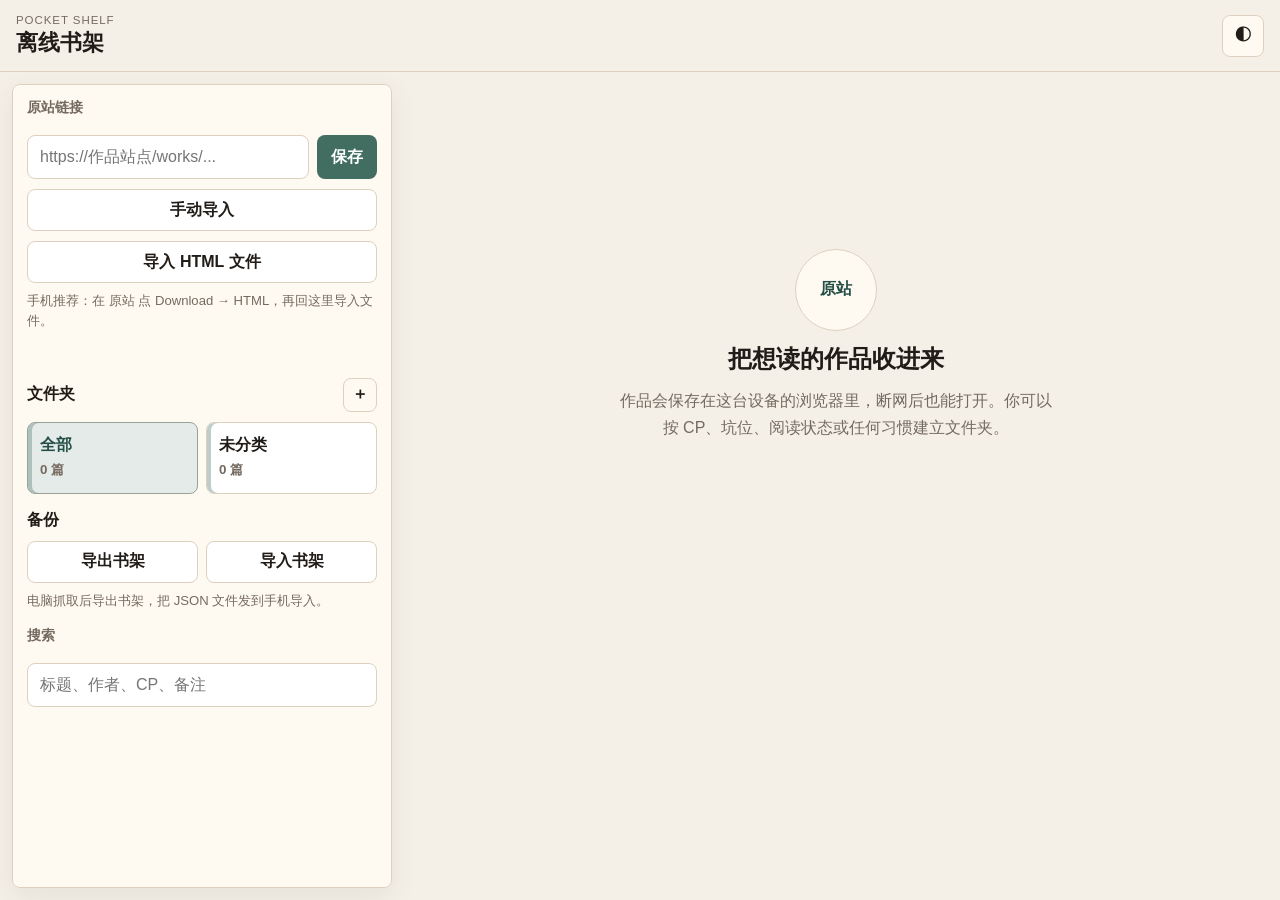
<file: index.html>
﻿<!doctype html>
<html lang="zh-CN">
  <head>
    <meta charset="UTF-8" />
    <meta name="viewport" content="width=device-width, initial-scale=1, viewport-fit=cover" />
    <meta name="theme-color" content="#fbfbfb" />
    <title>离线书架 v10</title>
    <link rel="manifest" href="./manifest.webmanifest" />
    <link rel="icon" href="./icon.svg" type="image/svg+xml" />
    <link rel="stylesheet" href="./styles.css?v=9-soft-ui-20260526" />
  </head>
  <body>
    <div class="app-shell">
      <header class="topbar">
        <div>
          <p class="eyebrow">Pocket Shelf</p>
          <h1>离线书架</h1>
        </div>
        <button class="icon-button" id="themeToggle" title="切换明暗" aria-label="切换明暗">◐</button>
      </header>

      <main class="layout">
        <aside class="panel library-panel" aria-label="书架">
          <form class="import-box" id="importForm">
            <label for="sourceUrl">原站链接</label>
            <div class="url-row">
              <input id="sourceUrl" name="sourceUrl" type="url" placeholder="https://作品站点/works/..." autocomplete="off" />
              <button type="submit">保存</button>
            </div>
            <button class="ghost-button" type="button" id="manualOpen">手动导入</button>
            <label class="file-import">
              <span>导入 HTML 文件</span>
              <input id="htmlFileInput" type="file" accept=".html,.htm,text/html" />
            </label>
            <p class="helper-text">手机推荐：在 原站 点 Download → HTML，再回这里导入文件。</p>
            <p class="status" id="importStatus" role="status"></p>
          </form>

          <section class="folder-tools">
            <div class="section-title">
              <h2>文件夹</h2>
              <button class="tiny-button" id="newFolderButton" title="新建文件夹" aria-label="新建文件夹">＋</button>
            </div>
            <div class="folder-list" id="folderList"></div>
          </section>

          <section class="sync-tools">
            <div class="section-title">
              <h2>备份</h2>
            </div>
            <div class="backup-actions">
              <button class="ghost-button" type="button" id="exportLibraryButton">导出书架</button>
              <label class="file-import compact-file-import">
                <span>导入书架</span>
                <input id="libraryFileInput" type="file" accept=".json,application/json" />
              </label>
            </div>
            <p class="helper-text">电脑抓取后导出书架，把 JSON 文件发到手机导入。</p>
          </section>

          <section class="search-tools">
            <label for="searchInput">搜索</label>
            <input id="searchInput" type="search" placeholder="标题、作者、CP、备注" />
          </section>

          <section class="work-list" id="workList" aria-label="作品列表"></section>
        </aside>

        <article class="reader-panel" id="readerPanel">
          <div class="empty-state" id="emptyState">
            <div class="empty-mark">原站</div>
            <h2>把想读的作品收进来</h2>
            <p>作品会保存在这台设备的浏览器里，断网后也能打开。你可以按 CP、坑位、阅读状态或任何习惯建立文件夹。</p>
          </div>

          <div class="reader hidden" id="reader">
            <div class="reader-actions">
              <button class="ghost-button" id="backToList">书架</button>
              <div>
                <button class="ghost-button square-button" id="fontDecrease" title="缩小字号" aria-label="缩小字号">A-</button>
                <button class="ghost-button square-button" id="fontIncrease" title="放大字号" aria-label="放大字号">A+</button>
                <button class="ghost-button" id="highlightButton">高亮</button>
                <button class="ghost-button" id="editMetaButton">整理</button>
                <button class="danger-button" id="deleteWorkButton">删除</button>
              </div>
            </div>

            <header class="work-header">
              <p id="workFolder" class="work-folder"></p>
              <h2 id="workTitle"></h2>
              <p id="workAuthor"></p>
              <div class="tag-row" id="workTags"></div>
            </header>

            <section class="chapter-strip">
              <button class="ghost-button" id="prevChapter">上一章</button>
              <button class="ghost-button chapter-current" id="openChapterDialog">目录</button>
              <button class="ghost-button" id="nextChapter">下一章</button>
            </section>

            <section class="metadata-block" id="metadataBlock"></section>
            <section class="notes-block">
              <label for="noteInput">我的备注</label>
              <textarea id="noteInput" placeholder="读后感、雷点提醒、名场面、进度……"></textarea>
            </section>
            <section class="summary-block" id="summaryBlock"></section>
            <h3 class="chapter-heading" id="chapterTitle"></h3>
            <section class="work-content userstuff" id="workContent"></section>
          </div>
        </article>
      </main>
    </div>

    <nav class="reading-bar hidden" id="readingBar" aria-label="阅读进度">
      <button class="ghost-button" id="barTocButton">目录</button>
      <input id="progressRange" type="range" min="0" max="1000" value="0" />
      <span id="progressText">0%</span>
      <button class="ghost-button" id="bookmarkButton">书签</button>
    </nav>

    <dialog id="chapterDialog">
      <div class="dialog-card chapter-dialog-card">
        <div class="dialog-head">
          <h2>阅读导航</h2>
          <button class="ghost-button" id="closeChapterDialog">关闭</button>
        </div>
        <p class="chapter-progress" id="chapterProgressText"></p>
        <h3>章节</h3>
        <div class="chapter-list" id="chapterList"></div>
        <h3>书签</h3>
        <div class="bookmark-list" id="bookmarkList"></div>
      </div>
    </dialog>

    <dialog id="folderDialog">
      <form method="dialog" class="dialog-card" id="folderForm">
        <h2>新建文件夹</h2>
        <label for="folderName">名称</label>
        <input id="folderName" required maxlength="40" placeholder="例如：授翻、Steve/Bucky、未读" />
        <menu>
          <button value="cancel" class="ghost-button">取消</button>
          <button value="save">保存</button>
        </menu>
      </form>
    </dialog>

    <dialog id="metaDialog">
      <form method="dialog" class="dialog-card" id="metaForm">
        <h2>整理作品</h2>
        <label for="metaFolder">文件夹</label>
        <select id="metaFolder"></select>
        <label for="metaCustomTags">自定义标签</label>
        <input id="metaCustomTags" placeholder="用逗号分隔，比如 HE, 长篇, 已读" />
        <menu>
          <button value="cancel" class="ghost-button">取消</button>
          <button value="save">保存</button>
        </menu>
      </form>
    </dialog>

    <dialog id="manualDialog">
      <form method="dialog" class="dialog-card manual-card" id="manualForm">
        <h2>手动导入</h2>
        <label for="manualTitle">标题</label>
        <input id="manualTitle" required />
        <label for="manualAuthor">作者</label>
        <input id="manualAuthor" />
        <label for="manualUrl">原链接</label>
        <input id="manualUrl" type="url" />
        <label for="manualContent">正文</label>
        <textarea id="manualContent" required placeholder="如果在线网页不能直接读取原站，可以先把正文粘贴进来。"></textarea>
        <menu>
          <button value="cancel" class="ghost-button">取消</button>
          <button value="save">保存</button>
        </menu>
      </form>
    </dialog>

    <script src="./app.js?v=9-soft-ui-20260526" type="module"></script>
  </body>
</html>
</file>
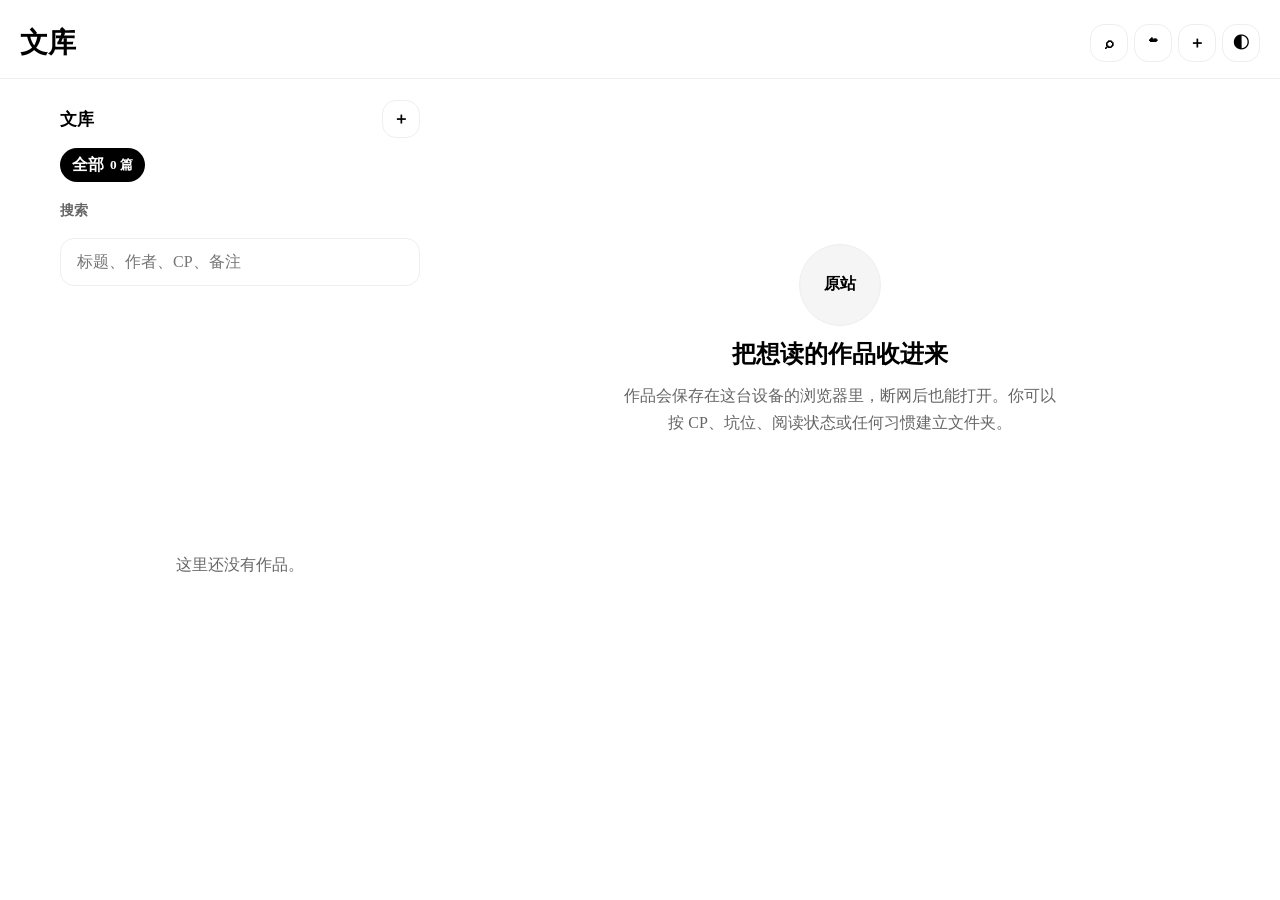
<file: public/index.html>
﻿<!doctype html>
<html lang="zh-CN">
  <head>
    <meta charset="UTF-8" />
    <meta name="viewport" content="width=device-width, initial-scale=1, viewport-fit=cover" />
    <meta name="theme-color" content="#fbfbfb" />
    <title>离线书架</title>
    <link rel="manifest" href="./manifest.webmanifest" />
    <link rel="icon" href="./icon.svg" type="image/svg+xml" />
    <link rel="stylesheet" href="./styles.css?v=43-image-preview-fast-settings-20260531" />
  </head>
  <body>
    <div class="app-shell">
      <header class="topbar">
        <div>
          <p class="eyebrow">私人书架</p>
          <h1>文库</h1>
        </div>
        <div class="top-actions">
          <button class="cloud-mini" id="searchToggleButton" type="button" title="搜索" aria-label="搜索">⌕</button>
          <button class="cloud-mini" id="cloudPanelButton" type="button" title="云端同步" aria-label="云端同步">☁</button>
          <button class="cloud-mini import-mini" id="importDrawerButton" type="button" title="导入作品" aria-label="导入作品">＋</button>
          <button class="icon-button" id="themeToggle" title="切换明暗" aria-label="切换明暗">◐</button>
        </div>
      </header>

      <main class="layout">
        <aside class="panel library-panel" aria-label="书架">
          <form class="import-box import-drawer" id="importForm">
            <label for="sourceUrl">原站链接</label>
            <div class="url-row">
              <input id="sourceUrl" name="sourceUrl" type="url" placeholder="https://作品站点/works/..." autocomplete="off" />
              <button type="submit">保存</button>
            </div>
            <button class="ghost-button" type="button" id="manualOpen">手动导入</button>
            <button class="ghost-button" type="button" id="copyCollectorButton">备用采集</button>
            <label class="file-import">
              <span>导入 HTML / 采集文件</span>
              <input id="htmlFileInput" type="file" accept=".html,.htm,.json,text/html,application/json" />
            </label>
            <p class="helper-text">贴链接会优先自动导入；若原站临时拒绝，会在后台继续重试。</p>
            <p class="status" id="importStatus" role="status"></p>
          </form>

          <section class="folder-tools shelf-directory">
            <div class="section-title">
              <h2>文库</h2>
              <button class="tiny-button" id="newFolderButton" title="新建文件夹" aria-label="新建文件夹">＋</button>
            </div>
            <div class="folder-list" id="folderList"></div>
          </section>

          <section class="sync-tools cloud-section">
            <div class="section-title">
              <h2>私人同步</h2>
            </div>
            <div class="cloud-box">
              <p class="helper-text" id="cloudUser">未连接同步码</p>
              <p class="status" id="cloudStatus">填同一个同步码，手机和电脑就是同一个云端书架。</p>
              <details class="cloud-account-details" id="cloudAccountDetails">
                <summary>同步码</summary>
                <input id="cloudCode" type="text" placeholder="输入同步码，或点生成" autocomplete="off" />
                <input class="hidden" id="cloudEmail" type="email" placeholder="邮箱" autocomplete="email" />
                <input class="hidden" id="cloudPassword" type="password" placeholder="密码，至少 6 位" autocomplete="current-password" />
                <div class="cloud-actions">
                  <button class="ghost-button primary-cloud-action" type="button" id="cloudStartButton">连接同步码</button>
                  <button class="ghost-button" type="button" id="cloudGenerateButton">生成同步码</button>
                  <button class="ghost-button primary-cloud-action hidden" type="button" id="cloudPasswordLoginButton">密码登录</button>
                  <button class="ghost-button hidden" type="button" id="cloudSignupButton">新建账号</button>
                  <button class="ghost-button primary-cloud-action hidden" type="button" id="cloudSetPasswordButton">设置密码</button>
                  <button class="ghost-button subtle-cloud-action" type="button" id="cloudLoginButton">邮件登录（备用）</button>
                  <button class="ghost-button hidden" type="button" id="cloudLogoutButton">断开同步码</button>
                </div>
                <div class="backup-actions">
                  <button class="ghost-button primary-cloud-action" type="button" id="cloudQuickSyncButton" disabled>立即同步</button>
                  <button class="ghost-button" type="button" id="cloudUploadButton" disabled>只上传</button>
                  <button class="ghost-button" type="button" id="cloudDownloadButton" disabled>只下载</button>
                </div>
              </details>
            </div>
          </section>

          <section class="sync-tools backup-section">
            <div class="section-title">
              <h2>备份</h2>
            </div>
            <div class="backup-actions">
              <button class="ghost-button" type="button" id="exportLibraryButton">导出书架</button>
              <label class="file-import compact-file-import">
                <span>导入书架</span>
                <input id="libraryFileInput" type="file" accept=".json,application/json" />
              </label>
            </div>
            <p class="helper-text">电脑抓取后导出书架，把 JSON 文件发到手机导入。</p>
          </section>

          <section class="search-tools">
            <label for="searchInput">搜索</label>
            <input id="searchInput" type="search" placeholder="标题、作者、CP、备注" />
          </section>

          <section class="work-list" id="workList" aria-label="作品列表"></section>
        </aside>

        <article class="reader-panel" id="readerPanel">
          <div class="empty-state" id="emptyState">
            <div class="empty-mark">原站</div>
            <h2>把想读的作品收进来</h2>
            <p>作品会保存在这台设备的浏览器里，断网后也能打开。你可以按 CP、坑位、阅读状态或任何习惯建立文件夹。</p>
          </div>

          <div class="reader hidden" id="reader">
            <div class="reader-actions">
              <button class="ghost-button" id="backToList">书架</button>
              <div>
                <button class="ghost-button square-button" id="fontDecrease" title="缩小字号" aria-label="缩小字号">A-</button>
                <button class="ghost-button square-button" id="fontIncrease" title="放大字号" aria-label="放大字号">A+</button>
                <button class="ghost-button" id="highlightButton">高亮</button>
                <button class="ghost-button" id="editMetaButton">整理</button>
                <button class="danger-button" id="deleteWorkButton">删除</button>
              </div>
            </div>

            <header class="work-header">
              <p id="workFolder" class="work-folder"></p>
              <h2 id="workTitle"></h2>
              <p id="workAuthor"></p>
              <div class="tag-row" id="workTags"></div>
            </header>

            <section class="chapter-strip">
              <button class="ghost-button" id="prevChapter">上一章</button>
              <button class="ghost-button chapter-current" id="openChapterDialog">目录</button>
              <button class="ghost-button" id="nextChapter">下一章</button>
            </section>

            <section class="metadata-block" id="metadataBlock"></section>
            <section class="notes-block">
              <label for="noteInput">我的备注</label>
              <textarea id="noteInput" placeholder="读后感、雷点提醒、名场面、进度……"></textarea>
            </section>
            <section class="summary-block" id="summaryBlock"></section>
            <h3 class="chapter-heading" id="chapterTitle"></h3>
            <section class="work-content userstuff" id="workContent"></section>
          </div>
        </article>
      </main>
    </div>

    <nav class="reading-bar hidden" id="readingBar" aria-label="阅读进度">
      <button class="ghost-button" id="barTocButton">目录</button>
      <input id="progressRange" type="range" min="0" max="1000" value="0" />
      <span id="progressText">0%</span>
      <button class="ghost-button" id="bookmarkButton">书签</button>
    </nav>

    <div class="reader-page-count hidden" id="readerPageCount">1 / 1</div>

    <div class="reader-console hidden" id="readerConsole">
      <div class="reader-console-top">
        <button class="console-text-button" id="consoleBackButton" type="button">‹</button>
      </div>
      <div class="reader-console-bottom">
        <div class="console-progress-row">
          <button class="console-text-button chapter-jump" id="consolePrevChapter" type="button" hidden>‹</button>
          <button class="console-main-pill" id="consoleLibraryButton" type="button">
            <span id="consoleMenuProgress">目录 · 0%</span>
            <b>☰</b>
          </button>
          <button class="console-text-button chapter-jump" id="consoleNextChapter" type="button" hidden>›</button>
        </div>
        <div class="console-action-row">
          <button class="console-icon-button" id="consoleBookmarkPanelButton" type="button" hidden><span>书签与高亮</span><b id="consoleBookmarkCount">0</b></button>
          <button class="console-icon-button" id="consoleSearchButton" type="button" hidden><span>搜索</span><b>⌕</b></button>
          <button class="console-icon-button" id="consoleSettingsButton" type="button"><span>主题与字体</span><b>Aa</b></button>
          <button class="console-icon-button" id="consoleAddBookmarkButton" type="button" hidden><span>加入书签</span><b>♡</b></button>
          <button class="console-icon-button" id="consoleBackgroundButton" type="button" hidden><span>背景</span><b>◐</b></button>
        </div>
      </div>
    </div>

    <div class="selection-toolbar hidden" id="selectionToolbar" aria-label="高亮工具">
      <button class="highlight-dot yellow" type="button" data-highlight-color="yellow" aria-label="淡黄高亮"></button>
      <button class="highlight-dot green" type="button" data-highlight-color="green" aria-label="淡绿高亮"></button>
      <button class="highlight-dot blue" type="button" data-highlight-color="blue" aria-label="淡蓝高亮"></button>
      <button class="highlight-dot pink" type="button" data-highlight-color="pink" aria-label="淡粉高亮"></button>
      <button type="button" data-highlight-action="note">备注</button>
      <button type="button" data-highlight-action="copy">复制</button>
      <button type="button" data-highlight-action="delete">删除</button>
    </div>

    <dialog id="imagePreviewDialog" class="image-preview-dialog">
      <div class="image-preview-card">
        <img id="imagePreview" alt="预览图片" />
        <div class="image-preview-actions">
          <button class="ghost-button" id="downloadPreviewImage" type="button">下载</button>
          <button class="ghost-button" id="closeImagePreview" type="button">关闭</button>
        </div>
      </div>
    </dialog>

    <dialog id="readerSettingsDialog">
      <form method="dialog" class="dialog-card compact-settings">
        <h2>主题与设置</h2>
        <label for="settingsTurnMode">翻页方式</label>
        <select id="settingsTurnMode">
          <option value="tap">点击翻页</option>
          <option value="swipe">滑动翻页</option>
          <option value="both">点击 + 滑动</option>
          <option value="scroll">连续滚动</option>
        </select>
        <div class="stepper-row">
          <span>字号</span>
          <div class="stepper-control">
            <button type="button" data-stepper="font" data-delta="-1">−</button>
            <output id="settingsFontSize">18px</output>
            <button type="button" data-stepper="font" data-delta="1">＋</button>
          </div>
        </div>
        <label>字体</label>
        <div class="font-choice-grid" id="fontChoiceGrid">
          <button type="button" data-font-family="original"><b>Aa</b><span>原站格式</span></button>
          <button type="button" data-font-family="serif"><b>Aa</b><span>书籍宋体</span></button>
          <button type="button" data-font-family="system"><b>Aa</b><span>系统黑体</span></button>
          <button type="button" data-font-family="kaiti"><b>Aa</b><span>楷体</span></button>
          <button type="button" data-font-family="wenkai"><b>Aa</b><span>圆润手写</span></button>
        </div>
        <div class="stepper-row">
          <span>行距</span>
          <div class="stepper-control">
            <button type="button" data-stepper="line" data-delta="-1">−</button>
            <output id="settingsLineHeight">1.8</output>
            <button type="button" data-stepper="line" data-delta="1">＋</button>
          </div>
        </div>
        <div class="stepper-row">
          <span>页边距</span>
          <div class="stepper-control">
            <button type="button" data-stepper="margin" data-delta="-1">−</button>
            <output id="settingsSideMargin">20px</output>
            <button type="button" data-stepper="margin" data-delta="1">＋</button>
          </div>
        </div>
        <label>背景</label>
        <div class="background-grid settings-background-grid">
          <button class="bg-choice" type="button" data-bg="white">纯白</button>
          <button class="bg-choice" type="button" data-bg="light">浅灰</button>
          <button class="bg-choice" type="button" data-bg="medium">中灰</button>
          <button class="bg-choice" type="button" data-bg="darkgray">暗灰</button>
          <button class="bg-choice" type="button" data-bg="black">纯黑</button>
        </div>
        <button class="ghost-button" id="settingsNightButton" type="button">夜间模式</button>
        <menu>
          <button value="close">完成</button>
        </menu>
      </form>
    </dialog>

    <dialog id="backgroundDialog">
      <form method="dialog" class="dialog-card compact-settings">
        <h2>背景</h2>
        <div class="background-grid">
          <button class="bg-choice" type="button" data-bg="white">纯白</button>
          <button class="bg-choice" type="button" data-bg="light">浅灰</button>
          <button class="bg-choice" type="button" data-bg="medium">中灰</button>
          <button class="bg-choice" type="button" data-bg="darkgray">暗灰</button>
          <button class="bg-choice" type="button" data-bg="black">纯黑</button>
        </div>
        <menu>
          <button value="close">完成</button>
        </menu>
      </form>
    </dialog>

    <dialog id="chapterDialog">
      <div class="dialog-card chapter-dialog-card">
        <div class="dialog-head">
          <h2>阅读导航</h2>
          <div class="dialog-actions">
            <button class="ghost-button" id="chapterSettingsButton" type="button">设置</button>
            <button class="ghost-button" id="closeChapterDialog" type="button">关闭</button>
          </div>
        </div>
        <p class="chapter-progress" id="chapterProgressText"></p>
        <section class="chapter-work-info" id="chapterWorkInfo"></section>
        <h3>章节</h3>
        <div class="chapter-list" id="chapterList"></div>
        <h3>书签</h3>
        <div class="bookmark-list" id="bookmarkList"></div>
        <h3>高亮与备注</h3>
        <div class="bookmark-list" id="highlightList"></div>
      </div>
    </dialog>

    <div class="portrait-lock hidden" id="portraitLock">
      <div>请竖屏阅读</div>
      <p>横屏会挡住排版，我先帮你拦住。</p>
    </div>

    <dialog id="folderDialog">
      <form method="dialog" class="dialog-card" id="folderForm">
        <h2>新建文件夹</h2>
        <label for="folderName">名称</label>
        <input id="folderName" required maxlength="40" placeholder="例如：授翻、Steve/Bucky、未读" />
        <menu>
          <button value="cancel" class="ghost-button" formnovalidate>取消</button>
          <button value="save">保存</button>
        </menu>
      </form>
    </dialog>

    <dialog id="metaDialog">
      <form method="dialog" class="dialog-card" id="metaForm">
        <h2>整理作品</h2>
        <label for="metaFolder">文件夹</label>
        <select id="metaFolder"></select>
        <label for="metaCustomTags">自定义标签</label>
        <input id="metaCustomTags" placeholder="用逗号分隔，比如 HE, 长篇, 已读" />
        <menu>
          <button value="cancel" class="ghost-button" formnovalidate>取消</button>
          <button value="save">保存</button>
        </menu>
      </form>
    </dialog>

    <dialog id="workManageDialog">
      <form method="dialog" class="dialog-card manage-card" id="workManageForm">
        <h2 id="manageWorkTitle">整理</h2>
        <label for="manageFolderSelect">文件夹</label>
        <select id="manageFolderSelect"></select>
        <label for="manageTagInput">小 tag</label>
        <div class="mini-tag-row editable-tags" id="manageTagList"></div>
        <div class="inline-action-row">
          <input id="manageTagInput" maxlength="28" placeholder="例如：已读、长篇、HE" />
          <button class="ghost-button" id="manageAddTagButton" type="button">添加</button>
        </div>
        <div class="manage-actions">
          <button class="ghost-button" id="manageDownloadButton" type="button">下载</button>
          <button class="danger-button" id="manageDeleteWorkButton" type="button">删除</button>
        </div>
        <menu>
          <button value="cancel" class="ghost-button" formnovalidate>关闭</button>
        </menu>
      </form>
    </dialog>

    <dialog id="folderManageDialog">
      <form method="dialog" class="dialog-card manage-card" id="folderManageForm">
        <h2 id="manageFolderTitle">文件夹</h2>
        <div class="manage-section">
          <span>位置</span>
          <div class="manage-actions">
            <button class="ghost-button" id="manageFolderLeftButton" type="button">左移</button>
            <button class="ghost-button" id="manageFolderRightButton" type="button">右移</button>
          </div>
        </div>
        <div class="manage-section danger-zone">
          <span>危险操作</span>
          <button class="danger-button" id="manageDeleteFolderButton" type="button">删除文件夹</button>
        </div>
        <menu>
          <button value="cancel" class="ghost-button" formnovalidate>关闭</button>
        </menu>
      </form>
    </dialog>

    <dialog id="manualDialog">
      <form method="dialog" class="dialog-card manual-card" id="manualForm">
        <h2>手动导入</h2>
        <label for="manualTitle">标题</label>
        <input id="manualTitle" required />
        <label for="manualAuthor">作者</label>
        <input id="manualAuthor" />
        <label for="manualUrl">原链接</label>
        <input id="manualUrl" type="url" />
        <label for="manualContent">正文</label>
        <textarea id="manualContent" required placeholder="如果在线网页不能直接读取原站，可以先把正文粘贴进来。"></textarea>
        <menu>
          <button value="cancel" class="ghost-button" formnovalidate>取消</button>
          <button value="save">保存</button>
        </menu>
      </form>
    </dialog>

    <script src="./app.js?v=43-image-preview-fast-settings-20260531" type="module"></script>
  </body>
</html>
</file>
<file: styles.css>
:root {
  color-scheme: light;
  --bg: #f4f0e8;
  --panel: #fffaf1;
  --panel-strong: #fff;
  --text: #211c18;
  --muted: #756a60;
  --line: #ddd0bf;
  --accent: #426d61;
  --accent-strong: #234f47;
  --danger: #a33d35;
  --paper: #fffdf8;
  --shadow: 0 18px 45px rgba(63, 45, 28, 0.12);
  --reader-font-size: 18px;
}

:root.dark {
  color-scheme: dark;
  --bg: #171a1c;
  --panel: #222527;
  --panel-strong: #2a2e31;
  --text: #f5efe7;
  --muted: #b7ada2;
  --line: #3b4145;
  --accent: #85b7a6;
  --accent-strong: #a6d5c5;
  --danger: #e0877e;
  --paper: #24282a;
  --shadow: 0 18px 45px rgba(0, 0, 0, 0.24);
}

* {
  box-sizing: border-box;
}

body {
  margin: 0;
  min-height: 100vh;
  background: var(--bg);
  color: var(--text);
  font-family: -apple-system, BlinkMacSystemFont, "Segoe UI", sans-serif;
}

button,
input,
textarea,
select {
  font: inherit;
}

button {
  min-height: 42px;
  border: 0;
  border-radius: 8px;
  padding: 0 14px;
  background: var(--accent);
  color: white;
  font-weight: 700;
}

button:disabled {
  cursor: not-allowed;
  opacity: 0.45;
}

button:active {
  transform: translateY(1px);
}

input,
textarea,
select {
  width: 100%;
  border: 1px solid var(--line);
  border-radius: 8px;
  background: var(--panel-strong);
  color: var(--text);
  padding: 12px;
}

textarea {
  min-height: 112px;
  resize: vertical;
  line-height: 1.55;
}

label {
  display: block;
  margin-bottom: 8px;
  color: var(--muted);
  font-size: 0.86rem;
  font-weight: 700;
}

.app-shell {
  min-height: 100vh;
  padding: env(safe-area-inset-top) 0 env(safe-area-inset-bottom);
}

.topbar {
  position: sticky;
  top: 0;
  z-index: 20;
  display: flex;
  align-items: center;
  justify-content: space-between;
  padding: 14px 16px;
  border-bottom: 1px solid var(--line);
  background: color-mix(in srgb, var(--bg) 92%, transparent);
  backdrop-filter: blur(16px);
}

.topbar h1 {
  margin: 0;
  font-size: 1.35rem;
}

.eyebrow {
  margin: 0 0 2px;
  color: var(--muted);
  font-size: 0.72rem;
  letter-spacing: 0.08em;
  text-transform: uppercase;
}

.icon-button,
.tiny-button {
  width: 42px;
  padding: 0;
  border: 1px solid var(--line);
  background: var(--panel);
  color: var(--text);
}

.tiny-button {
  width: 34px;
  min-height: 34px;
}

.layout {
  display: grid;
  gap: 12px;
  padding: 12px;
}

.panel {
  background: var(--panel);
  border: 1px solid var(--line);
  border-radius: 8px;
  box-shadow: 0 8px 28px rgba(63, 45, 28, 0.08);
}

.library-panel {
  display: grid;
  gap: 16px;
  padding: 14px;
}

.import-box,
.folder-tools,
.search-tools,
.sync-tools {
  display: grid;
  gap: 10px;
}

.url-row {
  display: grid;
  grid-template-columns: 1fr auto;
  gap: 8px;
}

.ghost-button {
  border: 1px solid var(--line);
  background: var(--panel-strong);
  color: var(--text);
}

.file-import {
  display: grid;
  place-items: center;
  min-height: 42px;
  margin: 0;
  border: 1px solid var(--line);
  border-radius: 8px;
  background: var(--panel-strong);
  color: var(--text);
  font-size: 1rem;
}

.compact-file-import {
  min-height: 42px;
}

.backup-actions {
  display: grid;
  grid-template-columns: 1fr 1fr;
  gap: 8px;
}

.file-import input {
  position: absolute;
  width: 1px;
  height: 1px;
  opacity: 0;
  pointer-events: none;
}

.danger-button {
  border: 1px solid color-mix(in srgb, var(--danger) 55%, var(--line));
  background: transparent;
  color: var(--danger);
}

.status {
  min-height: 20px;
  margin: 0;
  color: var(--muted);
  font-size: 0.88rem;
}

.helper-text {
  margin: -2px 0 0;
  color: var(--muted);
  font-size: 0.82rem;
  line-height: 1.55;
}

.section-title,
.reader-actions {
  display: flex;
  align-items: center;
  justify-content: space-between;
  gap: 12px;
}

.reader-actions {
  position: sticky;
  top: 66px;
  z-index: 10;
  padding: 8px 0;
  background: color-mix(in srgb, var(--bg) 88%, transparent);
  backdrop-filter: blur(14px);
}

.reader-actions > div {
  display: flex;
  flex-wrap: wrap;
  justify-content: flex-end;
  gap: 8px;
}

.square-button {
  min-width: 42px;
  padding: 0 10px;
}

.section-title h2 {
  margin: 0;
  font-size: 1rem;
}

.tag-row {
  display: flex;
  flex-wrap: wrap;
  gap: 8px;
}

.folder-list {
  display: grid;
  grid-template-columns: repeat(2, minmax(0, 1fr));
  gap: 8px;
}

.folder-card,
.tag {
  border: 1px solid var(--line);
  background: var(--panel-strong);
  color: var(--muted);
}

.folder-card {
  display: grid;
  gap: 4px;
  min-height: 72px;
  border-radius: 8px;
  padding: 12px;
  color: var(--text);
  text-align: left;
  box-shadow: inset 4px 0 0 color-mix(in srgb, var(--accent) 34%, transparent);
}

.folder-card span {
  overflow-wrap: anywhere;
  font-weight: 800;
}

.folder-card small {
  color: var(--muted);
}

.tag {
  border-radius: 999px;
  padding: 7px 10px;
  font-size: 0.84rem;
}

.folder-card.active {
  background: color-mix(in srgb, var(--accent) 14%, var(--panel-strong));
  color: var(--accent-strong);
  border-color: color-mix(in srgb, var(--accent) 45%, var(--line));
}

.work-list {
  display: grid;
  gap: 10px;
}

.work-card {
  display: grid;
  gap: 6px;
  width: 100%;
  min-height: 94px;
  border: 1px solid var(--line);
  border-radius: 8px;
  background: var(--paper);
  color: var(--text);
  padding: 12px;
  text-align: left;
}

.work-card.active {
  border-color: var(--accent);
}

.work-card h3,
.work-card p {
  margin: 0;
}

.work-card h3 {
  font-size: 1rem;
  line-height: 1.25;
}

.work-card p {
  color: var(--muted);
  font-size: 0.86rem;
}

.reader-panel {
  min-height: 58vh;
  border-radius: 8px;
}

.empty-state {
  display: grid;
  place-items: center;
  align-content: center;
  gap: 12px;
  min-height: 58vh;
  padding: 34px 22px;
  text-align: center;
  color: var(--muted);
}

.empty-mark {
  display: grid;
  place-items: center;
  width: 82px;
  aspect-ratio: 1;
  border-radius: 50%;
  border: 1px solid var(--line);
  background: var(--panel);
  color: var(--accent-strong);
  font-weight: 800;
}

.empty-state h2,
.work-header h2 {
  margin: 0;
  color: var(--text);
}

.empty-state p {
  max-width: 440px;
  margin: 0;
  line-height: 1.7;
}

.reader {
  display: grid;
  gap: 18px;
  max-width: 780px;
  margin: 0 auto;
  padding: 12px 14px 108px;
}

.hidden {
  display: none !important;
}

.work-header {
  display: grid;
  gap: 8px;
  padding: 14px;
  border-bottom: 1px solid var(--line);
  border-radius: 8px;
  background: var(--paper);
}

.work-header p {
  margin: 0;
  color: var(--muted);
}

.work-folder {
  color: var(--accent-strong) !important;
  font-weight: 800;
}

.chapter-strip {
  display: grid;
  grid-template-columns: 1fr auto 1fr;
  gap: 8px;
}

.chapter-current {
  min-width: 92px;
}

.chapter-heading {
  margin: 4px 0 0;
  font-size: 1.05rem;
  line-height: 1.45;
}

.notes-block,
.summary-block,
.metadata-block {
  display: grid;
  gap: 8px;
  padding: 12px;
  border: 1px solid var(--line);
  border-radius: 8px;
  background: var(--paper);
}

.summary-block:empty,
.metadata-block:empty {
  display: none;
}

.metadata-row {
  display: grid;
  gap: 7px;
}

.metadata-row b {
  color: var(--muted);
  font-size: 0.84rem;
}

.metadata-row div {
  display: flex;
  flex-wrap: wrap;
  gap: 7px;
}

.work-content {
  font-family: Georgia, "Times New Roman", serif;
  font-size: var(--reader-font-size);
  line-height: 1.9;
  padding: 6px 2px 22px;
  color: color-mix(in srgb, var(--text) 94%, var(--muted));
}

.work-content img {
  display: block;
  max-width: 100%;
  height: auto;
  margin: 18px auto;
  border-radius: 8px;
}

.work-content h3,
.work-content h4 {
  font-family: -apple-system, BlinkMacSystemFont, "Segoe UI", sans-serif;
  line-height: 1.35;
}

.work-content p {
  margin: 1em 0;
}

.reader-highlight {
  border-radius: 4px;
  background: color-mix(in srgb, #f2cf63 66%, transparent);
  color: inherit;
  padding: 0 2px;
}

.reading-bar {
  position: fixed;
  right: 12px;
  bottom: max(12px, env(safe-area-inset-bottom));
  left: 12px;
  z-index: 50;
  display: grid;
  grid-template-columns: auto minmax(0, 1fr) 46px auto;
  align-items: center;
  gap: 8px;
  max-width: 820px;
  margin: 0 auto;
  padding: 10px;
  border: 1px solid var(--line);
  border-radius: 10px;
  background: color-mix(in srgb, var(--paper) 94%, transparent);
  box-shadow: var(--shadow);
  backdrop-filter: blur(16px);
}

.reading-bar input {
  padding: 0;
}

.reading-bar span {
  color: var(--muted);
  font-size: 0.84rem;
  text-align: center;
}

.dialog-head {
  display: flex;
  align-items: center;
  justify-content: space-between;
  gap: 12px;
}

.chapter-dialog-card {
  max-height: min(78vh, 720px);
  overflow: auto;
}

.chapter-dialog-card h3 {
  margin: 8px 0 0;
  font-size: 0.96rem;
}

.chapter-progress {
  margin: 0;
  color: var(--muted);
}

.chapter-list,
.bookmark-list {
  display: grid;
  gap: 8px;
}

.chapter-item {
  display: grid;
  gap: 4px;
  width: 100%;
  min-height: 58px;
  border: 1px solid var(--line);
  background: var(--paper);
  color: var(--text);
  padding: 10px;
  text-align: left;
}

.chapter-item.active {
  border-color: var(--accent);
  background: color-mix(in srgb, var(--accent) 12%, var(--panel-strong));
}

.chapter-item span {
  overflow-wrap: anywhere;
  font-weight: 800;
}

.chapter-item small {
  color: var(--muted);
}

dialog {
  width: min(92vw, 520px);
  border: 0;
  border-radius: 8px;
  padding: 0;
  background: var(--panel);
  color: var(--text);
  box-shadow: var(--shadow);
}

dialog::backdrop {
  background: rgba(0, 0, 0, 0.35);
}

.dialog-card {
  display: grid;
  gap: 12px;
  padding: 18px;
}

.dialog-card h2 {
  margin: 0 0 4px;
  font-size: 1.15rem;
}

.dialog-card menu {
  display: flex;
  justify-content: flex-end;
  gap: 10px;
  margin: 8px 0 0;
  padding: 0;
}

.manual-card textarea {
  min-height: 220px;
}

@media (min-width: 880px) {
  .app-shell {
    display: grid;
    grid-template-rows: auto 1fr;
  }

  .layout {
    grid-template-columns: 380px minmax(0, 1fr);
    align-items: start;
    max-width: 1280px;
    width: 100%;
    margin: 0 auto;
  }

  .library-panel {
    position: sticky;
    top: 82px;
    max-height: calc(100vh - 96px);
    overflow: auto;
  }

  .reader-panel {
    min-height: calc(100vh - 96px);
  }
}

@media (max-width: 879px) {
  .topbar {
    padding: 10px 14px;
  }

  .topbar h1 {
    font-size: 1.12rem;
  }

  .layout {
    padding: 10px;
  }

  .reader-actions {
    top: 54px;
  }

  .reader-actions > div {
    gap: 6px;
  }

  .reader-actions button {
    min-height: 38px;
    padding: 0 10px;
  }

  .chapter-strip {
    position: sticky;
    top: 111px;
    z-index: 9;
    padding: 8px 0;
    background: color-mix(in srgb, var(--bg) 90%, transparent);
    backdrop-filter: blur(14px);
  }

  .work-header {
    padding: 12px;
  }

  .work-content {
    height: calc(100vh - 250px);
    min-height: 430px;
    overflow: hidden;
    column-width: calc(100vw - 46px);
    column-gap: 34px;
    padding: 10px 4px 20px;
    touch-action: manipulation;
    user-select: text;
    scroll-behavior: smooth;
  }

  .work-content > * {
    break-inside: avoid;
  }

  .reading-bar {
    right: 8px;
    left: 8px;
    grid-template-columns: auto minmax(0, 1fr) 40px auto;
    padding: 8px;
  }

  .reading-bar.hidden {
    display: none !important;
  }

  body.reading .library-panel {
    display: none;
  }

  body:not(.reading) .reader-panel {
    display: none;
  }
}
</file>
<file: public/styles.css>
﻿:root {
  color-scheme: light;
  --bg: #fbfbfb;
  --panel: #ffffff;
  --panel-strong: #ffffff;
  --text: #222222;
  --muted: #9a9a9a;
  --line: #eeeeee;
  --accent: #202020;
  --accent-strong: #111111;
  --danger: #9d3b3b;
  --paper: #ffffff;
  --soft: #f6f6f6;
  --reader-bg: #ffffff;
  --reader-ink: #333333;
  --shadow: 0 18px 42px rgba(0, 0, 0, 0.055);
  --reader-font-size: 18px;
  --reader-font-family: "Songti SC", "STSong", "Noto Serif CJK SC", "Source Han Serif SC", "SimSun", Georgia, serif;
  --reader-line-height: 1.8;
  --reader-side-margin: 34px;
}

:root.dark {
  color-scheme: dark;
  --bg: #000;
  --panel: #050505;
  --panel-strong: #080808;
  --text: #6f6a62;
  --muted: #4d4943;
  --line: #161616;
  --accent: #8a8479;
  --accent-strong: #a39b8e;
  --danger: #e0877e;
  --paper: #000;
  --soft: #060606;
  --reader-bg: #000;
  --reader-ink: #6f6a62;
  --shadow: none;
}

:root.reader-bg-paper {
  --reader-bg: #f7f2e8;
  --reader-ink: #342f29;
}

:root.reader-bg-green {
  --reader-bg: #edf4ea;
  --reader-ink: #273228;
}

:root.reader-bg-gray {
  --reader-bg: #f0f0ee;
  --reader-ink: #303030;
}

:root.reader-bg-dark {
  --reader-bg: #000;
  --reader-ink: #6f6a62;
}

* {
  box-sizing: border-box;
}

body {
  margin: 0;
  min-height: 100vh;
  background: var(--bg);
  color: var(--text);
  font-family: "Songti SC", "SimSun", "Noto Serif CJK SC", serif;
  letter-spacing: 0;
}

button,
input,
textarea,
select {
  font: inherit;
}

button {
  min-height: 46px;
  border: 0;
  border-radius: 999px;
  padding: 0 18px;
  background: var(--accent);
  color: white;
  font-weight: 700;
  box-shadow: 0 10px 24px rgba(0, 0, 0, 0.08);
}

button:disabled {
  cursor: not-allowed;
  opacity: 0.45;
}

button:active {
  transform: translateY(1px);
}

input,
textarea,
select {
  width: 100%;
  border: 1px solid var(--line);
  border-radius: 18px;
  background: var(--panel-strong);
  color: var(--text);
  padding: 14px 16px;
}

textarea {
  min-height: 112px;
  resize: vertical;
  line-height: 1.55;
}

label {
  display: block;
  margin-bottom: 8px;
  color: var(--muted);
  font-size: 0.86rem;
  font-weight: 700;
}

.app-shell {
  min-height: 100vh;
  padding: env(safe-area-inset-top) 0 env(safe-area-inset-bottom);
}

.topbar {
  position: sticky;
  top: 0;
  z-index: 20;
  display: flex;
  align-items: center;
  justify-content: space-between;
  padding: 18px 22px 14px;
  border-bottom: 1px solid var(--line);
  background: color-mix(in srgb, var(--bg) 95%, transparent);
  backdrop-filter: blur(16px);
}

.topbar h1 {
  margin: 0;
  font-size: 1.15rem;
  line-height: 1.12;
  font-weight: 850;
}

.eyebrow {
  margin: 0 0 2px;
  color: var(--muted);
  font-size: 0.72rem;
  letter-spacing: 0;
  text-transform: none;
}

.icon-button,
.tiny-button {
  width: 48px;
  padding: 0;
  border: 1px solid var(--line);
  background: var(--panel);
  color: var(--text);
  border-radius: 18px;
  box-shadow: var(--shadow);
}

.top-actions {
  display: flex;
  align-items: center;
  gap: 8px;
}

.cloud-mini {
  min-height: 34px;
  min-width: 34px;
  padding: 0 8px;
  border: 0;
  background: transparent;
  box-shadow: none;
  color: color-mix(in srgb, var(--muted) 75%, transparent);
  font-size: 0.8rem;
}

.import-mini {
  border: 1px solid var(--line);
  border-radius: 50%;
  background: color-mix(in srgb, var(--panel) 86%, transparent);
  color: var(--text);
  font-size: 1rem;
}

.tiny-button {
  width: 38px;
  min-height: 38px;
  border-radius: 15px;
}

.layout {
  display: grid;
  gap: 12px;
  padding: 12px;
}

.panel {
  background: var(--panel);
  border: 1px solid var(--line);
  border-radius: 28px;
  box-shadow: var(--shadow);
}

.library-panel {
  display: grid;
  gap: 22px;
  padding: 20px;
  scrollbar-color: #d8d8d8 transparent;
  scrollbar-width: thin;
}

.import-drawer {
  position: fixed;
  top: 64px;
  right: 14px;
  left: auto;
  z-index: 70;
  width: min(420px, calc(100vw - 28px));
  margin: 0;
  padding: 18px;
  border: 1px solid color-mix(in srgb, var(--line) 70%, transparent);
  border-radius: 28px;
  background: color-mix(in srgb, var(--paper) 88%, transparent);
  box-shadow: var(--shadow);
  backdrop-filter: blur(18px);
  transform: translateY(-8px);
  opacity: 0;
  pointer-events: none;
  transition: opacity 180ms ease, transform 180ms ease;
}

body.import-open .import-drawer {
  transform: translateY(0);
  opacity: 1;
  pointer-events: auto;
}

.backup-section {
  display: none;
}

.cloud-section {
  position: fixed;
  top: 70px;
  right: 14px;
  z-index: 72;
  width: min(360px, calc(100vw - 28px));
  max-height: calc(100dvh - 92px);
  overflow: auto;
  transform: translateY(-8px);
  opacity: 0;
  pointer-events: none;
  transition: opacity 180ms ease, transform 180ms ease;
}

body.cloud-open .cloud-section {
  transform: translateY(0);
  opacity: 1;
  pointer-events: auto;
}

.backup-section {
  display: none !important;
}

.library-panel::-webkit-scrollbar {
  width: 6px;
}

.library-panel::-webkit-scrollbar-thumb {
  background: #d8d8d8;
  border-radius: 999px;
}

.import-box,
.folder-tools,
.search-tools,
.sync-tools {
  display: grid;
  gap: 10px;
}

.url-row {
  display: grid;
  grid-template-columns: 1fr auto;
  gap: 8px;
}

.ghost-button {
  border: 1px solid var(--line);
  background: var(--panel-strong);
  color: var(--text);
  box-shadow: none;
}

.file-import {
  display: grid;
  place-items: center;
  min-height: 48px;
  margin: 0;
  border: 1px solid var(--line);
  border-radius: 999px;
  background: var(--panel-strong);
  color: var(--text);
  font-size: 1rem;
  font-weight: 800;
}

.compact-file-import {
  min-height: 42px;
}

.backup-actions {
  display: grid;
  grid-template-columns: 1fr 1fr;
  gap: 8px;
}

.cloud-box {
  display: grid;
  gap: 10px;
  padding: 14px;
  border: 1px solid var(--line);
  border-radius: 24px;
  background: color-mix(in srgb, var(--paper) 94%, transparent);
  box-shadow: 0 18px 54px rgba(0, 0, 0, 0.12);
  backdrop-filter: blur(20px);
}

.cloud-box input {
  width: 100%;
  box-sizing: border-box;
}

.cloud-account-details {
  display: grid;
  gap: 10px;
}

.cloud-account-details[open] {
  padding-top: 4px;
}

.cloud-account-details summary {
  cursor: pointer;
  color: var(--muted);
  font-size: 0.88rem;
  list-style: none;
}

.cloud-account-details summary::-webkit-details-marker {
  display: none;
}

.cloud-account-details summary::after {
  content: "›";
  display: inline-block;
  margin-left: 6px;
  transform: rotate(90deg);
}

.cloud-account-details:not([open]) summary::after {
  transform: rotate(0deg);
}

.cloud-actions {
  display: grid;
  grid-template-columns: 1fr;
  gap: 8px;
  margin-top: 10px;
}

.cloud-actions .hidden {
  display: none;
}

.primary-cloud-action {
  background: var(--text);
  color: var(--bg);
}

.subtle-cloud-action {
  color: var(--muted);
}

.file-import input {
  position: absolute;
  width: 1px;
  height: 1px;
  opacity: 0;
  pointer-events: none;
}

.danger-button {
  border: 1px solid color-mix(in srgb, var(--danger) 55%, var(--line));
  background: transparent;
  color: var(--danger);
}

.status {
  min-height: 20px;
  margin: 0;
  color: var(--muted);
  font-size: 0.88rem;
}

.helper-text {
  margin: -2px 0 0;
  color: var(--muted);
  font-size: 0.82rem;
  line-height: 1.55;
}

.section-title,
.reader-actions {
  display: flex;
  align-items: center;
  justify-content: space-between;
  gap: 12px;
}

.reader-actions {
  position: sticky;
  top: 78px;
  z-index: 10;
  padding: 10px 0;
  background: color-mix(in srgb, var(--bg) 92%, transparent);
  backdrop-filter: blur(14px);
}

.reader-actions > div {
  display: flex;
  flex-wrap: wrap;
  justify-content: flex-end;
  gap: 8px;
}

.square-button {
  min-width: 42px;
  padding: 0 10px;
}

.section-title h2 {
  margin: 0;
  font-size: 1.08rem;
  font-weight: 850;
}

.tag-row {
  display: flex;
  flex-wrap: wrap;
  gap: 8px;
}

.folder-list {
  display: grid;
  grid-template-columns: repeat(2, minmax(0, 1fr));
  gap: 12px;
}

.folder-card,
.tag {
  border: 1px solid var(--line);
  background: var(--panel-strong);
  color: var(--muted);
}

.folder-card {
  display: grid;
  gap: 8px;
  min-height: 92px;
  min-height: 58px;
  border: 0;
  border-radius: 0;
  padding: 4px 2px;
  background: transparent;
  color: var(--text);
  text-align: left;
  box-shadow: none;
}

.folder-card span {
  overflow-wrap: anywhere;
  font-weight: 800;
}

.folder-card small {
  color: var(--muted);
}

.tag {
  border-radius: 999px;
  padding: 8px 12px;
  font-size: 0.84rem;
  background: var(--soft);
}

.folder-card.active {
  background: transparent;
  color: var(--accent-strong);
  border-color: transparent;
}

.work-list {
  display: grid;
  gap: 12px;
}

.work-card {
  display: grid;
  gap: 8px;
  width: 100%;
  min-height: 104px;
  border: 1px solid var(--line);
  border-radius: 24px;
  background: var(--soft);
  color: var(--text);
  padding: 18px;
  text-align: left;
  box-shadow: none;
}

.work-card.active {
  border-color: #d8d8d8;
  background: var(--paper);
  box-shadow: var(--shadow);
}

.work-card h3,
.work-card p {
  margin: 0;
}

.work-card h3 {
  font-size: 1rem;
  line-height: 1.25;
}

.work-card p {
  color: var(--muted);
  font-size: 0.86rem;
}

.reader-panel {
  min-height: 58vh;
  border-radius: 28px;
}

.empty-state {
  display: grid;
  place-items: center;
  align-content: center;
  gap: 12px;
  min-height: 58vh;
  padding: 34px 22px;
  text-align: center;
  color: var(--muted);
}

.empty-mark {
  display: grid;
  place-items: center;
  width: 82px;
  aspect-ratio: 1;
  border-radius: 50%;
  border: 1px solid var(--line);
  background: var(--soft);
  color: var(--accent-strong);
  font-weight: 800;
}

.empty-state h2,
.work-header h2 {
  margin: 0;
  color: var(--text);
}

.empty-state p {
  max-width: 440px;
  margin: 0;
  line-height: 1.7;
}

.reader {
  display: grid;
  gap: 18px;
  max-width: 780px;
  margin: 0 auto;
  padding: 18px 18px 112px;
}

.hidden {
  display: none !important;
}

.work-header {
  display: grid;
  gap: 10px;
  padding: 18px;
  border-bottom: 1px solid var(--line);
  border-radius: 24px;
  background: var(--paper);
  box-shadow: var(--shadow);
}

.work-header p {
  margin: 0;
  color: var(--muted);
}

.work-folder {
  color: var(--accent-strong) !important;
  font-weight: 800;
}

.chapter-strip {
  display: grid;
  grid-template-columns: 1fr auto 1fr;
  gap: 8px;
}

.chapter-current {
  min-width: 92px;
}

.chapter-heading {
  margin: 4px 0 0;
  font-size: 1.05rem;
  line-height: 1.45;
}

.notes-block,
.summary-block,
.metadata-block {
  display: grid;
  gap: 8px;
  padding: 16px;
  border: 1px solid var(--line);
  border-radius: 22px;
  background: var(--soft);
}

.summary-block:empty,
.metadata-block:empty {
  display: none;
}

.metadata-row {
  display: grid;
  gap: 7px;
}

.metadata-row b {
  color: var(--muted);
  font-size: 0.84rem;
}

.metadata-row div {
  display: flex;
  flex-wrap: wrap;
  gap: 7px;
}

.work-content {
  box-sizing: border-box;
  max-width: 100%;
  font-family: var(--reader-font-family);
  font-size: var(--reader-font-size);
  line-height: var(--reader-line-height);
  padding: 6px 2px 22px;
  color: var(--reader-ink);
  text-align: justify;
  text-justify: inter-ideograph;
  overflow-wrap: break-word;
}

.work-content img {
  display: block;
  max-width: 100%;
  height: auto;
  break-inside: avoid;
  object-fit: contain;
  margin: 18px auto;
  border-radius: 18px;
  cursor: zoom-in;
}

.image-preview-dialog {
  width: 100vw;
  max-width: none;
  height: 100dvh;
  max-height: none;
  margin: 0;
  border-radius: 0;
  background: rgba(0, 0, 0, 0.88);
  box-shadow: none;
}

.image-preview-dialog::backdrop {
  background: rgba(0, 0, 0, 0.88);
}

.image-preview-card {
  display: grid;
  grid-template-rows: minmax(0, 1fr) auto;
  width: 100%;
  height: 100%;
  padding: max(18px, env(safe-area-inset-top)) 14px max(16px, env(safe-area-inset-bottom));
  box-sizing: border-box;
}

.image-preview-card img {
  align-self: center;
  justify-self: center;
  max-width: 100%;
  max-height: 100%;
  object-fit: contain;
  border-radius: 10px;
}

.image-preview-actions {
  display: flex;
  justify-content: center;
  gap: 10px;
  padding-top: 12px;
}

.image-preview-actions button {
  min-width: 94px;
  min-height: 44px;
  border: 0;
  border-radius: 999px;
  background: rgba(255, 255, 255, 0.9);
  color: #111;
}

.work-content h3,
.work-content h4 {
  font-family: inherit;
  line-height: 1.35;
}

.work-content p {
  margin: 1em 0;
}

.reader-highlight {
  border-radius: 5px;
  background: color-mix(in srgb, #f2cf63 62%, transparent);
  color: inherit;
  padding: 0 2px;
  cursor: pointer;
}

.reader-highlight.yellow {
  background: color-mix(in srgb, #f2d36b 64%, transparent);
}

.reader-highlight.green {
  background: color-mix(in srgb, #b7d9ab 64%, transparent);
}

.reader-highlight.blue {
  background: color-mix(in srgb, #afd0ee 64%, transparent);
}

.reader-highlight.pink {
  background: color-mix(in srgb, #efbac8 62%, transparent);
}

.selection-toolbar {
  position: fixed;
  z-index: 120;
  display: flex;
  align-items: center;
  gap: 6px;
  max-width: calc(100vw - 20px);
  padding: 7px 9px;
  border-radius: 999px;
  background: rgba(18, 18, 18, 0.92);
  color: #fff;
  box-shadow: 0 14px 40px rgba(0, 0, 0, 0.24);
  backdrop-filter: blur(18px);
}

.selection-toolbar.hidden {
  display: none;
}

.selection-toolbar button {
  min-height: 30px;
  border: 0;
  border-radius: 999px;
  background: transparent;
  color: inherit;
  padding: 0 8px;
  font-size: 0.82rem;
}

.highlight-dot {
  width: 24px;
  min-width: 24px;
  padding: 0 !important;
}

.highlight-dot.yellow {
  background: #f2d36b;
}

.highlight-dot.green {
  background: #b7d9ab;
}

.highlight-dot.blue {
  background: #afd0ee;
}

.highlight-dot.pink {
  background: #efbac8;
}

.reading-bar {
  position: fixed;
  right: 12px;
  bottom: max(12px, env(safe-area-inset-bottom));
  left: 12px;
  z-index: 50;
  display: grid;
  grid-template-columns: auto minmax(0, 1fr) 46px auto;
  align-items: center;
  gap: 10px;
  max-width: 820px;
  margin: 0 auto;
  padding: 10px 12px;
  border: 1px solid var(--line);
  border-radius: 24px;
  background: color-mix(in srgb, var(--paper) 94%, transparent);
  box-shadow: var(--shadow);
  backdrop-filter: blur(16px);
}

.reader-console {
  position: fixed;
  inset: 0;
  z-index: 65;
  pointer-events: none;
}

.reader-console-top,
.reader-console-bottom {
  position: absolute;
  right: 16px;
  left: 16px;
  display: flex;
  align-items: center;
  gap: 12px;
  pointer-events: auto;
}

.reader-console-top {
  top: max(12px, env(safe-area-inset-top));
  justify-content: flex-start;
  padding: 0;
  background: transparent;
}

.reader-console-bottom {
  bottom: max(14px, env(safe-area-inset-bottom));
  right: max(14px, env(safe-area-inset-right));
  left: auto;
  width: min(66vw, 300px);
  transform: none;
  display: grid;
  gap: 7px;
  padding: 0;
  background: transparent;
}

.console-progress-row {
  display: grid;
  grid-template-columns: 1fr;
  align-items: center;
  gap: 6px;
}

.console-main-pill {
  display: flex;
  align-items: center;
  justify-content: space-between;
  min-height: 48px;
  padding: 0 15px;
  border: 0;
  border-radius: 24px;
  background: color-mix(in srgb, #111 90%, transparent);
  color: #fff;
  box-shadow: 0 18px 44px rgba(0, 0, 0, 0.22);
  backdrop-filter: blur(26px) saturate(1.25);
  font-size: 0.96rem;
}

.console-action-row {
  display: grid;
  grid-template-columns: 1fr;
  gap: 7px;
}

.console-text-button,
.console-icon-button {
  min-height: 48px;
  padding: 0 14px;
  border: 0;
  border-radius: 20px;
  background: color-mix(in srgb, var(--paper) 84%, transparent);
  box-shadow: 0 10px 30px rgba(0, 0, 0, 0.10);
  color: var(--text);
  font-size: 1rem;
  backdrop-filter: blur(22px) saturate(1.25);
}

.console-icon-button {
  display: flex;
  flex-direction: row;
  justify-content: space-between;
  align-items: center;
  min-width: 0;
  min-height: 46px;
  padding: 0 14px;
  text-align: left;
  background: color-mix(in srgb, var(--paper) 82%, transparent);
  border-radius: 22px;
  box-shadow: 0 12px 34px rgba(0, 0, 0, 0.11);
}

.console-icon-button b {
  color: var(--text);
  font-size: 1.12rem;
  font-weight: 700;
}

.console-icon-button span {
  overflow: hidden;
  color: var(--text);
  font-size: 0.92rem;
  text-overflow: ellipsis;
  white-space: nowrap;
}

.console-main-pill b {
  font-size: 1.35rem;
  font-weight: 700;
}

.console-main-pill span {
  overflow: hidden;
  text-overflow: ellipsis;
  white-space: nowrap;
}

.console-text-button {
  width: 46px;
  height: 46px;
  min-height: 46px;
  padding: 0;
  border-radius: 50%;
  font-size: 1.6rem;
  line-height: 1;
  background: color-mix(in srgb, var(--paper) 78%, transparent);
}

.console-progress-row .console-text-button {
  width: 42px;
  height: 42px;
  min-height: 42px;
  color: var(--text);
  font-size: 1.55rem;
}

.chapter-jump[hidden] {
  display: block;
  visibility: hidden;
}

.reader-page-count {
  position: fixed;
  right: 0;
  bottom: max(8px, env(safe-area-inset-bottom));
  left: 0;
  z-index: 40;
  color: color-mix(in srgb, var(--muted) 55%, transparent);
  font-size: 0.68rem;
  text-align: center;
  pointer-events: none;
}

.compact-settings {
  width: min(92vw, 430px);
  max-width: 430px;
  gap: 0;
  overflow: hidden;
  padding: 0;
  border-radius: 24px;
  background: color-mix(in srgb, var(--paper) 88%, transparent);
  backdrop-filter: blur(24px) saturate(1.2);
  box-shadow: 0 24px 70px rgba(0, 0, 0, 0.18);
}

.compact-settings h2 {
  margin: 0;
  padding: 18px 20px 14px;
  border-bottom: 1px solid var(--line);
  text-align: center;
  font-size: 1.18rem;
}

.compact-settings > label {
  padding: 14px 18px 6px;
  color: var(--muted);
  font-size: 0.82rem;
  font-weight: 700;
}

.compact-settings select,
.compact-settings .ghost-button,
.compact-settings menu {
  margin: 0 14px 14px;
}

.reading-bar input {
  padding: 0;
}

.reading-bar span {
  color: var(--muted);
  font-size: 0.84rem;
  text-align: center;
}

.dialog-head {
  display: flex;
  align-items: center;
  justify-content: space-between;
  gap: 12px;
}

.dialog-actions {
  display: flex;
  gap: 8px;
}

.background-grid {
  display: grid;
  grid-template-columns: repeat(5, 1fr);
  gap: 8px;
  padding: 14px;
}

.bg-choice {
  min-height: 48px;
  border: 1px solid var(--line);
  border-radius: 999px;
  color: var(--text);
  box-shadow: none;
  font-size: 0;
}

.bg-choice[data-bg="white"] {
  background: #fff;
}

.bg-choice[data-bg="light"] {
  background: #f0f0f0;
}

.bg-choice[data-bg="medium"] {
  background: #a0a0a0;
}

.bg-choice[data-bg="darkgray"] {
  background: #333;
}

.bg-choice[data-bg="black"] {
  background: #000;
}

.chapter-dialog-card {
  max-height: min(78vh, 720px);
  overflow: auto;
}

.chapter-dialog-card h3 {
  margin: 8px 0 0;
  font-size: 0.96rem;
}

.chapter-work-info {
  display: grid;
  gap: 8px;
  padding: 12px 0 6px;
  border-top: 1px solid var(--line);
  border-bottom: 1px solid var(--line);
}

.chapter-work-info h3 {
  margin: 0;
}

.chapter-work-info p {
  margin: 0;
  color: var(--muted);
  font-size: 13px;
}

.chapter-work-info details {
  color: var(--text);
}

.chapter-work-info summary {
  cursor: pointer;
  color: var(--text);
  font-weight: 700;
  letter-spacing: 0.04em;
}

.summary-in-dialog {
  display: grid;
  gap: 8px;
  margin-top: 6px;
  padding: 12px;
  border-radius: 18px;
  background: color-mix(in srgb, var(--paper) 82%, transparent);
  color: var(--muted);
  font-size: 13px;
  line-height: 1.7;
}

.summary-in-dialog b {
  color: var(--text);
  font-size: 0.9rem;
}

.summary-in-dialog p {
  margin: 0 0 0.6em;
}

.chapter-progress {
  margin: 0;
  color: var(--muted);
}

.chapter-list,
.bookmark-list {
  display: grid;
  gap: 10px;
}

.note-row {
  grid-template-columns: minmax(0, 1fr) auto auto;
  align-items: center;
  gap: 8px;
}

.note-jump {
  display: grid;
  gap: 4px;
  min-height: 0;
  padding: 0;
  border: 0;
  background: transparent;
  color: inherit;
  text-align: left;
  box-shadow: none;
}

.mini-delete {
  min-height: 34px;
  padding: 0 10px;
  border-radius: 999px;
  font-size: 0.8rem;
}

.portrait-lock {
  display: none;
}

@media (orientation: landscape) and (max-width: 879px) {
  body.reading .app-shell,
  body.reading .reading-bar,
  body.reading .reader-console,
  body.reading .reader-page-count,
  body.reading dialog:not(.image-preview-dialog) {
    display: none !important;
  }

  body.reading .portrait-lock {
    position: fixed;
    inset: 0;
    z-index: 200;
    display: grid;
    place-content: center;
    gap: 8px;
    padding: 24px;
    background: var(--reader-bg);
    color: var(--reader-ink);
    text-align: center;
  }

  body.reading .portrait-lock div {
    font-size: 1.4rem;
    font-weight: 850;
  }

  body.reading .portrait-lock p {
    margin: 0;
    color: var(--muted);
  }
}

.chapter-item {
  display: grid;
  gap: 4px;
  width: 100%;
  min-height: 66px;
  border: 1px solid var(--line);
  background: var(--soft);
  color: var(--text);
  padding: 14px;
  text-align: left;
  border-radius: 20px;
  box-shadow: none;
}

.chapter-item.active {
  border-color: #d8d8d8;
  background: var(--paper);
  box-shadow: var(--shadow);
}

.chapter-item span {
  overflow-wrap: anywhere;
  font-weight: 800;
}

.chapter-item small {
  color: var(--muted);
}

dialog {
  width: min(92vw, 520px);
  border: 0;
  border-radius: 28px;
  padding: 0;
  background: var(--panel);
  color: var(--text);
  box-shadow: var(--shadow);
}

dialog::backdrop {
  background: rgba(0, 0, 0, 0.22);
}

.dialog-card {
  display: grid;
  gap: 14px;
  padding: 22px;
}

.dialog-card h2 {
  margin: 0 0 4px;
  font-size: 1.15rem;
}

.dialog-card menu {
  display: flex;
  justify-content: flex-end;
  gap: 10px;
  margin: 8px 0 0;
  padding: 0;
}

.manual-card textarea {
  min-height: 220px;
}

@media (min-width: 880px) {
  .app-shell {
    display: grid;
    grid-template-rows: auto 1fr;
  }

  .layout {
    grid-template-columns: 380px minmax(0, 1fr);
    align-items: start;
    max-width: 1280px;
    width: 100%;
    margin: 0 auto;
  }

  .library-panel {
    position: sticky;
    top: 82px;
    max-height: calc(100vh - 96px);
    overflow: auto;
  }

  .reader-panel {
    min-height: calc(100vh - 96px);
  }
}

@media (max-width: 879px) {
  html,
  body,
  .app-shell {
    min-height: 100dvh;
    overflow-x: hidden;
  }

  .topbar {
    padding: 12px 18px 8px;
  }

  .topbar h1 {
    font-size: 1.42rem;
  }

  .layout {
    padding: 12px;
  }

  body.reading {
    position: fixed;
    inset: 0;
    width: 100%;
    overflow: hidden;
    background: var(--reader-bg);
  }

  body.reading .topbar {
    display: none;
  }

  body.reading .app-shell,
  body.reading .layout,
  body.reading .reader-panel,
  body.reading .reader {
    width: 100vw;
    height: 100dvh;
    min-height: 100dvh;
    margin: 0;
    padding: 0;
    border: 0;
    border-radius: 0;
    background: var(--reader-bg);
    box-shadow: none;
  }

  .reader-actions {
    display: none;
  }

  .reader-actions > div {
    gap: 6px;
  }

  .reader-actions button {
    min-height: 38px;
    padding: 0 10px;
  }

  .chapter-strip {
    display: none;
  }

  .work-header {
    min-height: calc(100dvh - 48px);
    align-content: center;
    padding: 38px 24px;
    border: 0;
    border-radius: 0;
    box-shadow: none;
    text-align: center;
  }

  body.reading .work-header {
    display: none;
  }

  .work-header h2 {
    font-size: clamp(1.8rem, 8vw, 3rem);
    line-height: 1.25;
  }

  .work-header p {
    font-size: 1rem;
  }

  .reader {
    display: block;
    max-width: none;
    min-height: 100dvh;
    padding: 0;
  }

  .metadata-block,
  .notes-block,
  .summary-block,
  .chapter-heading {
    display: none !important;
  }

  .work-content {
    box-sizing: border-box;
    width: 100vw;
    max-width: 100vw;
    height: 100dvh;
    min-height: 0;
    overflow-x: hidden;
    overflow-y: hidden;
    column-width: calc(100vw - (var(--reader-side-margin) * 2));
    column-gap: calc(var(--reader-side-margin) * 2);
    padding: max(42px, env(safe-area-inset-top)) var(--reader-side-margin) max(42px, env(safe-area-inset-bottom));
    touch-action: manipulation;
    user-select: text;
    scroll-behavior: auto;
    scrollbar-width: none;
    background: var(--reader-bg);
    overscroll-behavior: contain;
  }

  :root.turn-swipe .work-content,
  :root.turn-both .work-content {
    overflow-x: hidden;
    overscroll-behavior: contain;
    touch-action: none;
    -webkit-overflow-scrolling: auto;
  }

  :root.turn-tap .work-content {
    overflow-x: hidden;
    overscroll-behavior: contain;
    -webkit-overflow-scrolling: auto;
  }

  :root.turn-scroll .work-content {
    height: 100dvh;
    overflow-x: hidden;
    overflow-y: auto;
    column-width: auto;
    column-gap: normal;
    padding: max(42px, env(safe-area-inset-top)) var(--reader-side-margin) max(42px, env(safe-area-inset-bottom));
    touch-action: pan-y;
  }

  .work-content::-webkit-scrollbar {
    display: none;
  }

  .work-content > *,
  .work-content p {
    break-inside: auto;
  }

  .work-content img {
    max-width: 100%;
    max-height: calc(100dvh - 120px);
    margin: 1.2em auto;
    border-radius: 14px;
  }

  .reading-bar {
    display: none !important;
  }

  .reading-bar.hidden {
    display: none !important;
  }

  #chapterDialog {
    width: calc(100vw - 24px);
    max-width: none;
    height: min(78dvh, 690px);
    max-height: none;
    margin: auto auto max(10px, env(safe-area-inset-bottom));
    border-radius: 24px 24px 0 0;
    overflow: hidden;
  }

  #chapterDialog::backdrop {
    background: rgba(0, 0, 0, 0.16);
  }

  #readerSettingsDialog,
  #backgroundDialog {
    width: min(78vw, 360px);
    max-width: none;
    max-height: min(34dvh, 360px);
    margin: auto max(12px, env(safe-area-inset-right)) max(12px, env(safe-area-inset-bottom)) auto;
    border-radius: 22px;
    overflow: hidden;
  }

  #readerSettingsDialog .compact-settings,
  #backgroundDialog .compact-settings {
    width: 100%;
    max-width: none;
    max-height: min(34dvh, 360px);
    overflow: auto;
    border-radius: 22px;
  }

  .compact-settings h2 {
    padding: 12px 14px 10px;
    font-size: 1rem;
  }

  .compact-settings > label {
    padding: 9px 12px 5px;
    font-size: 0.72rem;
  }

  .compact-settings select,
  .compact-settings .ghost-button,
  .compact-settings menu {
    margin: 0 10px 10px;
  }

  .stepper-row {
    gap: 8px;
    padding: 10px 12px;
  }

  .stepper-control {
    grid-template-columns: 38px 56px 38px;
  }

  .stepper-control button,
  .stepper-control output {
    min-height: 38px;
  }

  .font-choice-grid {
    grid-template-columns: repeat(5, minmax(0, 1fr));
    gap: 6px;
    padding: 0 10px 10px;
  }

  .font-choice-grid button {
    min-height: 48px;
    border-radius: 14px;
  }

  .background-grid {
    gap: 6px;
    padding: 8px 10px 10px;
  }

  .bg-choice {
    min-height: 42px;
  }

  .chapter-dialog-card {
    max-height: min(78dvh, 690px);
    height: min(78dvh, 690px);
    padding-bottom: max(18px, env(safe-area-inset-bottom));
    overflow-x: hidden;
  }

  .dialog-head {
    display: grid;
    grid-template-columns: minmax(0, 1fr);
    align-items: start;
  }

  .dialog-actions {
    justify-content: start;
  }

  .chapter-work-info {
    overflow-x: hidden;
  }

  .chapter-work-info .tag,
  .tag-row .tag {
    max-width: 100%;
    overflow-wrap: anywhere;
    white-space: normal;
  }

  .note-row {
    grid-template-columns: minmax(0, 1fr);
    align-items: stretch;
  }

  .note-row .note-jump {
    min-width: 0;
  }

  .bookmark-list .reader-highlight {
    display: inline;
    font-size: 1rem;
    line-height: 1.55;
  }

  .note-row .mini-delete {
    justify-self: start;
    min-height: 36px;
    padding: 0 14px;
  }

  body.reading .library-panel {
    display: none;
  }

  body:not(.reading) .reader-panel {
    display: none;
  }
}

/* v17 text-driven library UI */
:root {
  --bg: #ffffff;
  --panel: #ffffff;
  --panel-strong: #ffffff;
  --text: #000000;
  --muted: #666666;
  --line: #eeeeee;
  --accent: #000000;
  --accent-strong: #000000;
  --danger: #000000;
  --paper: #ffffff;
  --soft: #f5f5f5;
  --reader-bg: #ffffff;
  --reader-ink: #000000;
  --shadow: none;
}

:root.dark {
  --bg: #000000;
  --panel: #000000;
  --panel-strong: #000000;
  --text: #ffffff;
  --muted: #888888;
  --line: #222222;
  --accent: #ffffff;
  --accent-strong: #ffffff;
  --danger: #ffffff;
  --paper: #000000;
  --soft: #161616;
  --reader-bg: #000000;
  --reader-ink: #888888;
}

:root.reader-bg-white {
  --reader-bg: #ffffff;
  --reader-ink: #000000;
}

:root.reader-bg-light,
:root.reader-bg-paper,
:root.reader-bg-green,
:root.reader-bg-gray {
  --reader-bg: #f0f0f0;
  --reader-ink: #1a1a1a;
}

:root.reader-bg-medium {
  --reader-bg: #a0a0a0;
  --reader-ink: #111111;
}

:root.reader-bg-darkgray {
  --reader-bg: #333333;
  --reader-ink: #cccccc;
}

:root.reader-bg-black,
:root.reader-bg-dark {
  --reader-bg: #000000;
  --reader-ink: #888888;
}

button {
  min-height: 42px;
  border: 1px solid var(--line);
  border-radius: 14px;
  box-shadow: none;
}

input,
textarea,
select {
  border-radius: 14px;
}

.topbar {
  padding: 24px 20px 16px;
  background: var(--bg);
  backdrop-filter: none;
}

.topbar h1 {
  font-size: 28px;
  font-weight: 700;
}

.eyebrow {
  display: none;
}

.top-actions {
  gap: 6px;
}

.cloud-mini,
.icon-button,
.tiny-button,
.import-mini {
  width: 38px;
  min-width: 38px;
  min-height: 38px;
  padding: 0;
  border: 1px solid var(--line);
  border-radius: 14px;
  background: transparent;
  color: var(--text);
  box-shadow: none;
  font-size: 1rem;
}

.layout {
  gap: 0;
  padding: 0;
}

.panel,
.library-panel {
  border: 0;
  border-radius: 22px;
  box-shadow: none;
}

.library-panel {
  gap: 18px;
  padding: 18px 20px 28px;
}

.import-drawer,
.cloud-box,
.file-import,
dialog,
.dialog-card,
.chapter-item,
.bg-choice {
  border-radius: 18px;
  box-shadow: none;
}

.folder-list {
  display: flex;
  gap: 8px;
  overflow-x: auto;
  padding-bottom: 2px;
  scrollbar-width: none;
}

.folder-list::-webkit-scrollbar {
  display: none;
}

.folder-card {
  display: inline-flex;
  align-items: center;
  gap: 6px;
  width: auto;
  min-width: max-content;
  min-height: 34px;
  padding: 0 12px;
  border-radius: 999px;
  background: var(--soft);
  color: var(--muted);
}

.folder-card small {
  color: inherit;
}

.folder-card.active {
  background: var(--text);
  color: var(--bg);
}

.work-list {
  gap: 10px;
  border-top: 0;
}

.work-card {
  gap: 5px;
  min-height: 96px;
  border: 1px solid var(--line);
  border-radius: 18px;
  background: var(--panel);
  padding: 16px;
}

.work-card.active,
.work-card:active {
  background: var(--soft);
  box-shadow: none;
}

.work-card.dragging {
  background: var(--soft);
  outline: 1px solid var(--text);
  opacity: 0.86;
}

body.shelf-dragging {
  cursor: grabbing;
  user-select: none;
}

.work-card h3 {
  font-size: 17px;
  font-weight: 700;
}

.work-title-line {
  display: grid;
  grid-template-columns: minmax(0, 1fr) auto auto;
  align-items: center;
  gap: 8px;
}

.work-title-line span {
  overflow: hidden;
  text-overflow: ellipsis;
}

.work-title-line small {
  border: 1px solid var(--line);
  padding: 1px 4px;
  color: var(--muted);
  font-size: 11px;
  font-weight: 700;
}

.work-title-line b {
  color: var(--muted);
  font-weight: 400;
}

.work-card p {
  font-size: 13px;
}

.mini-tag-row {
  display: flex;
  flex-wrap: wrap;
  gap: 6px;
  margin-top: 3px;
}

.mini-tag-row span {
  border: 1px solid var(--line);
  background: var(--soft);
  color: var(--muted);
  padding: 2px 5px;
  font-size: 11px;
  line-height: 1.4;
}

.editable-tags {
  min-height: 30px;
}

.editable-tags button,
.empty-tag-note {
  border: 1px solid var(--line);
  background: var(--soft);
  color: var(--muted);
  padding: 5px 8px;
  font-size: 12px;
}

.tag {
  border-radius: 2px;
}

.manage-card {
  width: min(92vw, 420px);
  gap: 16px;
}

.inline-action-row {
  display: grid;
  grid-template-columns: minmax(0, 1fr) auto;
  gap: 8px;
}

.manage-actions {
  display: grid;
  grid-template-columns: repeat(2, minmax(0, 1fr));
  gap: 8px;
}

.manage-section {
  display: grid;
  gap: 8px;
  padding: 12px;
  border: 1px solid var(--line);
  background: var(--soft);
}

.manage-section > span {
  color: var(--muted);
  font-size: 12px;
  font-weight: 700;
}

.danger-zone {
  background: transparent;
}

.manage-actions button,
.inline-action-row button {
  min-height: 44px;
}

@media (max-width: 879px) {
  #workManageDialog,
  #folderManageDialog {
    width: 100%;
    max-width: none;
    margin: auto 0 0;
    border-right: 0;
    border-bottom: 0;
    border-left: 0;
    border-radius: 18px 18px 0 0;
  }

  #workManageDialog .dialog-card,
  #folderManageDialog .dialog-card {
    padding: 20px 18px max(20px, env(safe-area-inset-bottom));
  }
}

.stepper-row {
  display: flex;
  align-items: center;
  justify-content: space-between;
  gap: 14px;
  padding: 14px 16px;
  border-bottom: 1px solid var(--line);
}

.stepper-row > span {
  color: var(--muted);
  font-size: 0.9rem;
  font-weight: 700;
}

.stepper-control {
  display: grid;
  grid-template-columns: 50px 86px 50px;
  align-items: center;
  overflow: hidden;
  border: 1px solid var(--line);
  border-radius: 999px;
  background: color-mix(in srgb, var(--bg) 76%, transparent);
}

.stepper-control button {
  min-height: 44px;
  border: 0;
  border-radius: 0;
  background: transparent;
  color: var(--text);
  font-size: 1.15rem;
}

.stepper-control output {
  min-height: 44px;
  display: grid;
  place-items: center;
  border-inline: 1px solid var(--line);
  font-weight: 700;
}

#readerSettingsDialog select {
  min-height: 48px;
  border-radius: 999px;
  background: color-mix(in srgb, var(--bg) 78%, transparent);
}

#settingsNightButton {
  min-height: 50px;
  border-radius: 999px;
  font-weight: 700;
}

.background-grid {
  grid-template-columns: repeat(5, 1fr);
}

.font-choice-grid {
  display: grid;
  grid-template-columns: repeat(5, minmax(0, 1fr));
  gap: 8px;
  padding: 0 14px 12px;
  border-bottom: 1px solid var(--line);
}

.font-choice-grid button {
  display: grid;
  gap: 2px;
  min-height: 58px;
  place-items: center;
  border: 1px solid var(--line);
  border-radius: 16px;
  background: color-mix(in srgb, var(--bg) 78%, transparent);
  color: var(--text);
}

.font-choice-grid button.active {
  border-color: var(--text);
  box-shadow: inset 0 0 0 1px var(--text);
}

.font-choice-grid b {
  font-size: 1.25rem;
  line-height: 1;
}

.font-choice-grid span {
  color: var(--muted);
  font-size: 0.68rem;
  text-align: center;
}

.font-choice-grid [data-font-family="serif"] {
  font-family: "Songti SC", "STSong", "SimSun", serif;
}

.font-choice-grid [data-font-family="original"] {
  font-family: inherit;
}

.font-choice-grid [data-font-family="system"] {
  font-family: -apple-system, BlinkMacSystemFont, "PingFang SC", "Microsoft YaHei", sans-serif;
}

.font-choice-grid [data-font-family="kaiti"] {
  font-family: "Kaiti SC", "STKaiti", "KaiTi", serif;
}

.font-choice-grid [data-font-family="wenkai"] {
  font-family: "LXGW WenKai", "霞鹜文楷", "PingFang SC", "Microsoft YaHei", sans-serif;
}

.bg-choice {
  position: relative;
  min-height: 48px;
  color: var(--text);
}

.bg-choice.active::after {
  content: "✓";
  position: absolute;
  inset: 0;
  display: grid;
  place-items: center;
  font-size: 0.85rem;
  color: currentColor;
}

.console-icon-button,
.console-text-button {
  border-radius: 20px;
}

.reader-console-bottom {
  background: transparent;
}

@media (min-width: 880px) {
  .layout {
    grid-template-columns: 400px minmax(0, 1fr);
    max-width: 1200px;
  }
}

@media (max-width: 879px) {
  .cloud-section {
    top: auto;
    right: 12px;
    bottom: max(12px, env(safe-area-inset-bottom));
    left: 12px;
    width: auto;
    max-height: min(76dvh, 560px);
    transform: translateY(12px);
  }

  body.cloud-open .cloud-section {
    transform: translateY(0);
  }

  .topbar {
    padding: 22px 18px 14px;
  }

  .topbar h1 {
    font-size: 28px;
  }

  .layout {
    padding: 0;
  }

  #readerSettingsDialog,
  #backgroundDialog {
    border-radius: 2px 2px 0 0;
  }

  #chapterDialog {
    border-radius: 0 2px 2px 0;
  }
}
</file>
